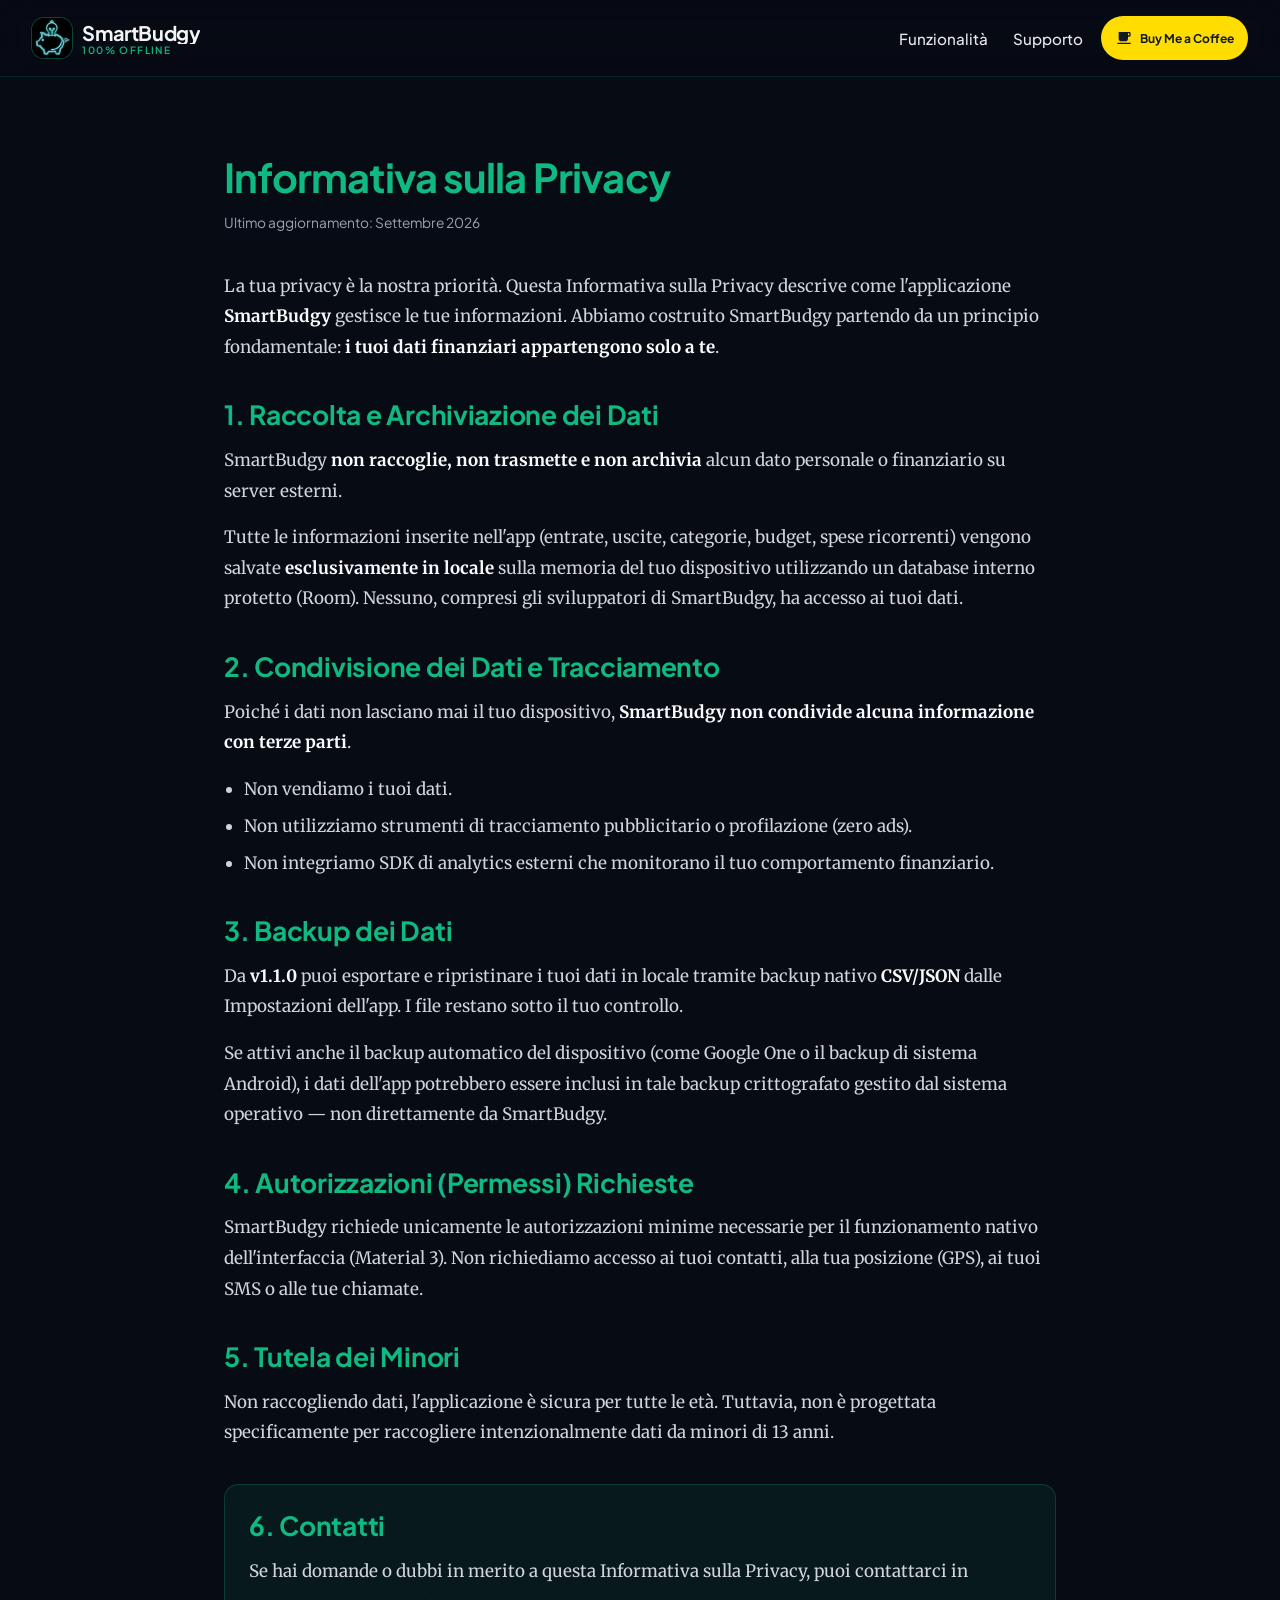
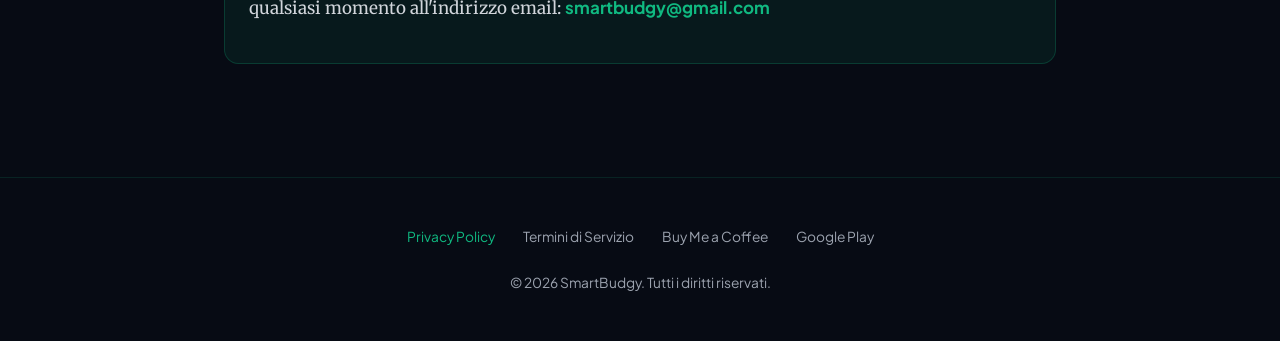
<file: privacy.html>
<!DOCTYPE html>
<html lang="it">
<head>
    <meta charset="UTF-8">
    <meta name="viewport" content="width=device-width, initial-scale=1.0">
    <title>Privacy Policy - SmartBudgy</title>
    <meta name="description" content="Informativa sulla privacy di SmartBudgy: dati 100% locali, zero tracciamento, zero ads.">
    <link rel="preconnect" href="https://fonts.googleapis.com">
    <link rel="preconnect" href="https://fonts.gstatic.com" crossorigin>
    <link href="https://fonts.googleapis.com/css2?family=Merriweather:ital,wght@0,400;0,700;1,400&family=Plus+Jakarta+Sans:wght@400;500;600;700;800&display=swap" rel="stylesheet">
    <link rel="stylesheet" href="css/site.css">
</head>
<body class="page-legal">
    <header class="site-header">
        <div class="site-container site-nav">
            <a href="index.html" class="brand">
                <img src="AppLogo.jpeg" alt="SmartBudgy Logo">
                <div class="brand-text">
                    <span class="brand-name">SmartBudgy</span>
                    <span class="brand-tag">100% Offline</span>
                </div>
            </a>
            <div class="nav-actions">
                <nav class="nav-links" aria-label="Principale">
                    <a href="features.html">Funzionalità</a>
                    <a href="support.html">Supporto</a>
                </nav>
                <a href="https://buymeacoffee.com/comeonbread" target="_blank" rel="noopener noreferrer" class="nav-coffee" title="Offrimi un caffè">
                    <svg width="16" height="16" viewBox="0 0 24 24" fill="currentColor" aria-hidden="true"><path d="M20 3H4v10c0 2.21 1.79 4 4 4h6c2.21 0 4-1.79 4-4v-3h2c1.11 0 2-.89 2-2V5c0-1.1-.9-2-2-2zm0 5h-2V5h2v3zM2 21h20v-2H2v2z"/></svg>
                    <span class="nav-coffee-label">Buy Me a Coffee</span>
                </a>
                <button type="button" id="nav-toggle" class="nav-toggle" aria-expanded="false" aria-controls="nav-drawer" aria-label="Apri menu">
                    <svg width="20" height="20" viewBox="0 0 24 24" fill="none" stroke="currentColor" stroke-width="2" aria-hidden="true"><path d="M4 7h16M4 12h16M4 17h16"/></svg>
                </button>
            </div>
        </div>
        <div id="nav-drawer" class="nav-drawer" hidden>
            <a href="features.html">Funzionalità</a>
            <a href="support.html">Supporto</a>
            <a href="privacy.html" aria-current="page">Privacy Policy</a>
            <a href="terms.html">Termini di Servizio</a>
        </div>
    </header>

    <main class="page-main page-main--narrow">
        <h1 class="page-title">Informativa sulla Privacy</h1>
        <p class="page-meta">Ultimo aggiornamento: Settembre 2026</p>

        <div class="legal-body">
            <section>
                <p>
                    La tua privacy è la nostra priorità. Questa Informativa sulla Privacy descrive come l'applicazione <strong>SmartBudgy</strong> gestisce le tue informazioni. Abbiamo costruito SmartBudgy partendo da un principio fondamentale: <strong>i tuoi dati finanziari appartengono solo a te</strong>.
                </p>
            </section>

            <section>
                <h2>1. Raccolta e Archiviazione dei Dati</h2>
                <p>
                    SmartBudgy <strong>non raccoglie, non trasmette e non archivia</strong> alcun dato personale o finanziario su server esterni.
                </p>
                <p>
                    Tutte le informazioni inserite nell'app (entrate, uscite, categorie, budget, spese ricorrenti) vengono salvate <strong>esclusivamente in locale</strong> sulla memoria del tuo dispositivo utilizzando un database interno protetto (Room). Nessuno, compresi gli sviluppatori di SmartBudgy, ha accesso ai tuoi dati.
                </p>
            </section>

            <section>
                <h2>2. Condivisione dei Dati e Tracciamento</h2>
                <p>
                    Poiché i dati non lasciano mai il tuo dispositivo, <strong>SmartBudgy non condivide alcuna informazione con terze parti</strong>.
                </p>
                <ul>
                    <li>Non vendiamo i tuoi dati.</li>
                    <li>Non utilizziamo strumenti di tracciamento pubblicitario o profilazione (zero ads).</li>
                    <li>Non integriamo SDK di analytics esterni che monitorano il tuo comportamento finanziario.</li>
                </ul>
            </section>

            <section>
                <h2>3. Backup dei Dati</h2>
                <p>
                    Da <strong>v1.1.0</strong> puoi esportare e ripristinare i tuoi dati in locale tramite backup nativo <strong>CSV/JSON</strong> dalle Impostazioni dell'app. I file restano sotto il tuo controllo.
                </p>
                <p>
                    Se attivi anche il backup automatico del dispositivo (come Google One o il backup di sistema Android), i dati dell'app potrebbero essere inclusi in tale backup crittografato gestito dal sistema operativo — non direttamente da SmartBudgy.
                </p>
            </section>

            <section>
                <h2>4. Autorizzazioni (Permessi) Richieste</h2>
                <p>
                    SmartBudgy richiede unicamente le autorizzazioni minime necessarie per il funzionamento nativo dell'interfaccia (Material 3). Non richiediamo accesso ai tuoi contatti, alla tua posizione (GPS), ai tuoi SMS o alle tue chiamate.
                </p>
            </section>

            <section>
                <h2>5. Tutela dei Minori</h2>
                <p>
                    Non raccogliendo dati, l'applicazione è sicura per tutte le età. Tuttavia, non è progettata specificamente per raccogliere intenzionalmente dati da minori di 13 anni.
                </p>
            </section>

            <section class="legal-callout">
                <h2>6. Contatti</h2>
                <p>
                    Se hai domande o dubbi in merito a questa Informativa sulla Privacy, puoi contattarci in qualsiasi momento all'indirizzo email:
                    <a href="mailto:smartbudgy@gmail.com" style="display:inline-block;margin-top:0.35rem;">smartbudgy@gmail.com</a>
                </p>
            </section>
        </div>
    </main>

    <footer class="site-footer">
        <div class="site-footer-links">
            <a href="privacy.html" aria-current="page">Privacy Policy</a>
            <a href="terms.html">Termini di Servizio</a>
            <a href="https://buymeacoffee.com/comeonbread" target="_blank" rel="noopener noreferrer">Buy Me a Coffee</a>
            <a href="https://play.google.com/store/apps/details?id=com.alessiocammarino.smartbudgy" target="_blank" rel="noopener noreferrer">Google Play</a>
        </div>
        <p>&copy; 2026 SmartBudgy. Tutti i diritti riservati.</p>
    </footer>

    <script src="js/site.js"></script>
</body>
</html>
</file>
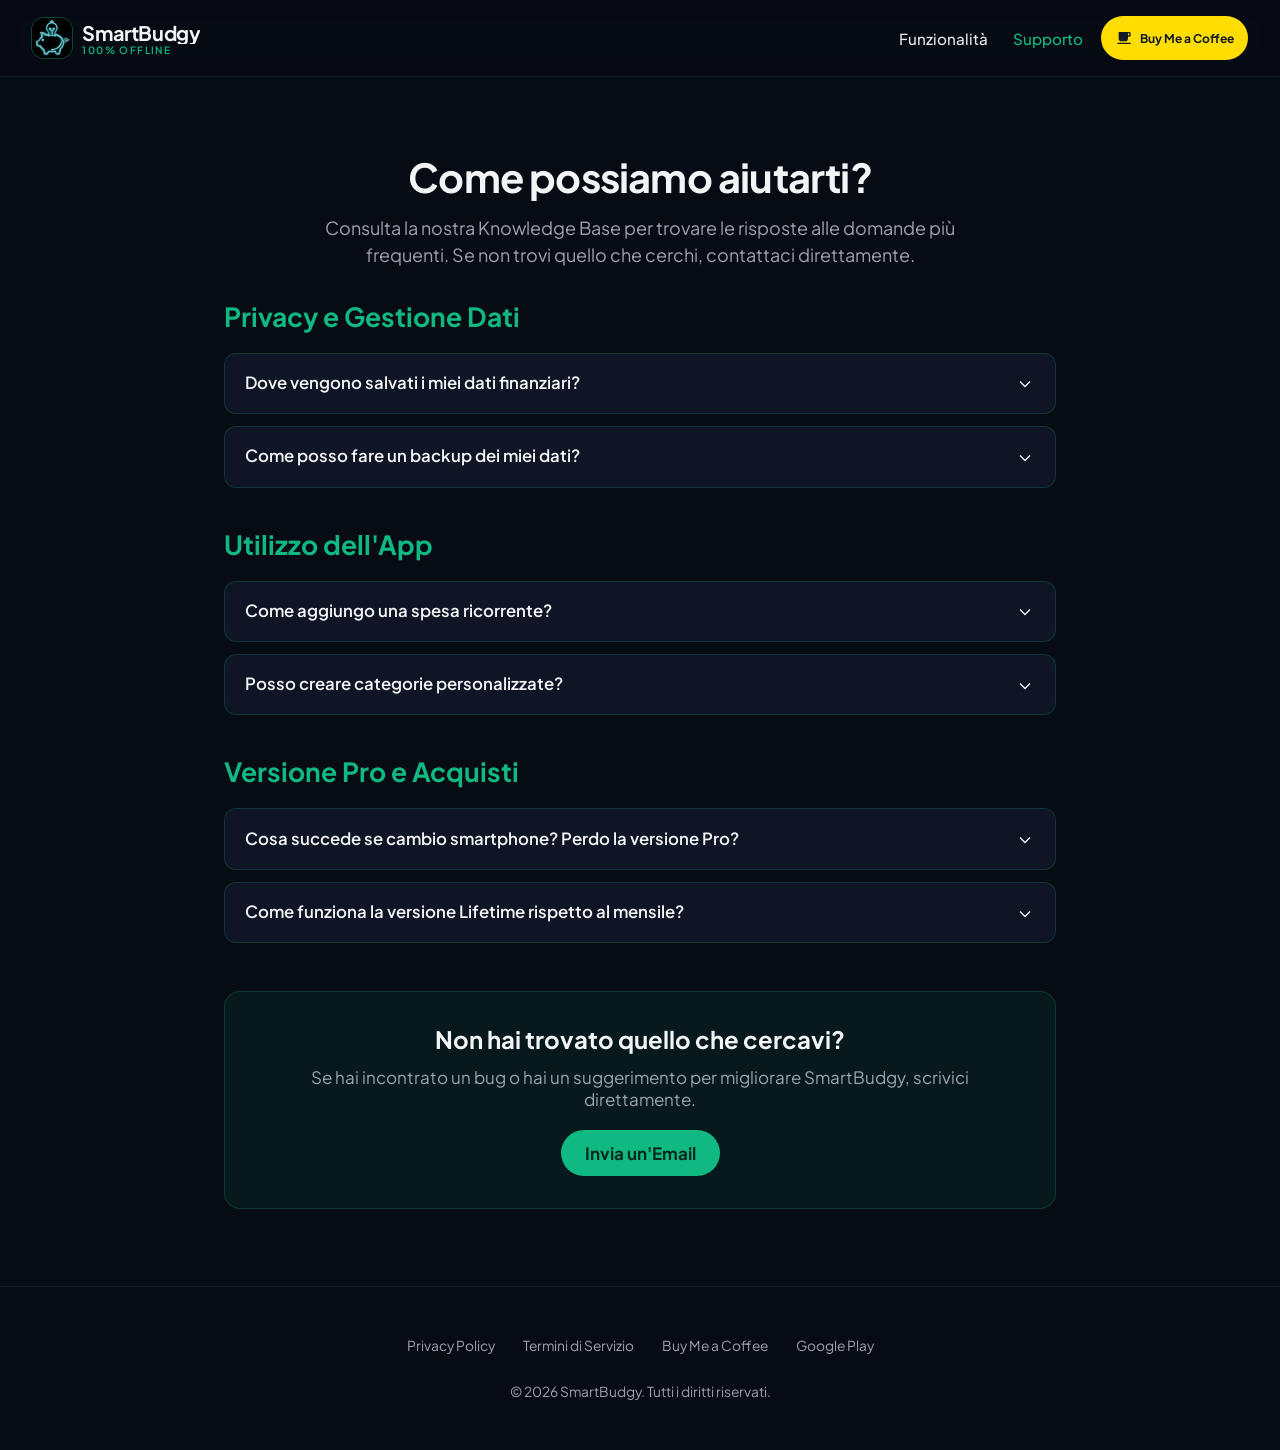
<file: support.html>
<!DOCTYPE html>
<html lang="it">
<head>
    <meta charset="UTF-8">
    <meta name="viewport" content="width=device-width, initial-scale=1.0">
    <title>Supporto e KB - SmartBudgy</title>
    <meta name="description" content="Knowledge base e supporto SmartBudgy: privacy, backup CSV/JSON, spese ricorrenti e Pro.">
    <link rel="preconnect" href="https://fonts.googleapis.com">
    <link rel="preconnect" href="https://fonts.gstatic.com" crossorigin>
    <link href="https://fonts.googleapis.com/css2?family=Plus+Jakarta+Sans:wght@400;500;600;700;800&display=swap" rel="stylesheet">
    <link rel="stylesheet" href="css/site.css">
</head>
<body>
    <header class="site-header">
        <div class="site-container site-nav">
            <a href="index.html" class="brand">
                <img src="AppLogo.jpeg" alt="SmartBudgy Logo">
                <div class="brand-text">
                    <span class="brand-name">SmartBudgy</span>
                    <span class="brand-tag">100% Offline</span>
                </div>
            </a>
            <div class="nav-actions">
                <nav class="nav-links" aria-label="Principale">
                    <a href="features.html">Funzionalità</a>
                    <a href="support.html" aria-current="page">Supporto</a>
                </nav>
                <a href="https://buymeacoffee.com/comeonbread" target="_blank" rel="noopener noreferrer" class="nav-coffee" title="Offrimi un caffè">
                    <svg width="16" height="16" viewBox="0 0 24 24" fill="currentColor" aria-hidden="true"><path d="M20 3H4v10c0 2.21 1.79 4 4 4h6c2.21 0 4-1.79 4-4v-3h2c1.11 0 2-.89 2-2V5c0-1.1-.9-2-2-2zm0 5h-2V5h2v3zM2 21h20v-2H2v2z"/></svg>
                    <span class="nav-coffee-label">Buy Me a Coffee</span>
                </a>
                <button type="button" id="nav-toggle" class="nav-toggle" aria-expanded="false" aria-controls="nav-drawer" aria-label="Apri menu">
                    <svg width="20" height="20" viewBox="0 0 24 24" fill="none" stroke="currentColor" stroke-width="2" aria-hidden="true"><path d="M4 7h16M4 12h16M4 17h16"/></svg>
                </button>
            </div>
        </div>
        <div id="nav-drawer" class="nav-drawer" hidden>
            <a href="features.html">Funzionalità</a>
            <a href="support.html" aria-current="page">Supporto</a>
            <a href="privacy.html">Privacy Policy</a>
            <a href="terms.html">Termini di Servizio</a>
        </div>
    </header>

    <header class="page-main" style="padding-bottom:0;text-align:center;">
        <h1 class="page-title" style="color:#F3F4F6;">Come possiamo aiutarti?</h1>
        <p class="mist" style="max-width:min(40rem,100%);margin:0 auto;font-size:clamp(1rem,0.95rem + 0.4vw,1.125rem);line-height:1.5;">Consulta la nostra Knowledge Base per trovare le risposte alle domande più frequenti. Se non trovi quello che cerchi, contattaci direttamente.</p>
    </header>

    <main class="page-main page-main--narrow" style="padding-top:clamp(1.25rem,3vw,2rem);">
        <h2 class="kb-section-title">Privacy e Gestione Dati</h2>
        <div style="margin-bottom:2.5rem;">
            <details class="kb-details">
                <summary>
                    <span>Dove vengono salvati i miei dati finanziari?</span>
                    <svg width="20" height="20" viewBox="0 0 24 24" fill="none" stroke="currentColor" stroke-width="1.5" aria-hidden="true"><path d="M6 9l6 6 6-6"/></svg>
                </summary>
                <div class="kb-body">
                    Tutti i tuoi dati vengono salvati <strong>esclusivamente sul tuo dispositivo</strong>. SmartBudgy non utilizza server cloud esterni, non richiede registrazioni e non invia le tue transazioni su internet. Questo garantisce che solo tu abbia accesso alle tue informazioni personali.
                </div>
            </details>

            <details class="kb-details">
                <summary>
                    <span>Come posso fare un backup dei miei dati?</span>
                    <svg width="20" height="20" viewBox="0 0 24 24" fill="none" stroke="currentColor" stroke-width="1.5" aria-hidden="true"><path d="M6 9l6 6 6-6"/></svg>
                </summary>
                <div class="kb-body">
                    Da <strong>v1.1.0</strong> puoi esportare e ripristinare i tuoi dati in locale con il backup nativo <strong>CSV/JSON</strong>: dalla sezione Impostazioni usa Export/Import per salvare una copia sul dispositivo o ripristinarla quando serve. I file restano sotto il tuo controllo — nessun account e nessun cloud obbligatorio. Puoi comunque continuare a usare anche il backup di sistema Android (Google One) come ulteriore rete di sicurezza.
                </div>
            </details>
        </div>

        <h2 class="kb-section-title">Utilizzo dell'App</h2>
        <div style="margin-bottom:2.5rem;">
            <details class="kb-details">
                <summary>
                    <span>Come aggiungo una spesa ricorrente?</span>
                    <svg width="20" height="20" viewBox="0 0 24 24" fill="none" stroke="currentColor" stroke-width="1.5" aria-hidden="true"><path d="M6 9l6 6 6-6"/></svg>
                </summary>
                <div class="kb-body">
                    Vai nella sezione "Spese Ricorrenti" tramite il menu di navigazione, clicca sul pulsante "+" e compila i campi (Nome, Importo, Categoria, Frequenza). SmartBudgy sottrarrà automaticamente questa cifra dal tuo budget ogni mese.
                </div>
            </details>

            <details class="kb-details">
                <summary>
                    <span>Posso creare categorie personalizzate?</span>
                    <svg width="20" height="20" viewBox="0 0 24 24" fill="none" stroke="currentColor" stroke-width="1.5" aria-hidden="true"><path d="M6 9l6 6 6-6"/></svg>
                </summary>
                <div class="kb-body">
                    Assolutamente sì. Dalle impostazioni dell'app o nel momento in cui crei una nuova transazione, puoi aggiungere nuove categorie scegliendo nome, colore e icona per adattare SmartBudgy alle tue abitudini.
                </div>
            </details>
        </div>

        <h2 class="kb-section-title">Versione Pro e Acquisti</h2>
        <div style="margin-bottom:1rem;">
            <details class="kb-details">
                <summary>
                    <span>Cosa succede se cambio smartphone? Perdo la versione Pro?</span>
                    <svg width="20" height="20" viewBox="0 0 24 24" fill="none" stroke="currentColor" stroke-width="1.5" aria-hidden="true"><path d="M6 9l6 6 6-6"/></svg>
                </summary>
                <div class="kb-body">
                    Assolutamente no! L'acquisto (sia esso l'abbonamento mensile o la versione Lifetime) è legato indissolubilmente al tuo <strong>account Google Play</strong>. Ti basta accedere al nuovo dispositivo con lo stesso account Google per riattivare istantaneamente lo stato Pro.
                </div>
            </details>

            <details class="kb-details">
                <summary>
                    <span>Come funziona la versione Lifetime rispetto al mensile?</span>
                    <svg width="20" height="20" viewBox="0 0 24 24" fill="none" stroke="currentColor" stroke-width="1.5" aria-hidden="true"><path d="M6 9l6 6 6-6"/></svg>
                </summary>
                <div class="kb-body">
                    Puoi scegliere se attivare un comodo abbonamento mensile o optare per l'acquisto "Lifetime" (a vita) con un pagamento unico, così da sbloccare tutte le funzioni avanzate per sempre senza pensieri ricorrenti.
                </div>
            </details>
        </div>

        <div class="contact-panel">
            <h3 style="margin:0 0 0.75rem;font-size:1.5rem;">Non hai trovato quello che cercavi?</h3>
            <p class="mist" style="margin:0 0 1.25rem;">Se hai incontrato un bug o hai un suggerimento per migliorare SmartBudgy, scrivici direttamente.</p>
            <a href="mailto:smartbudgy@gmail.com" class="btn-emerald">Invia un'Email</a>
        </div>
    </main>

    <footer class="site-footer">
        <div class="site-footer-links">
            <a href="privacy.html">Privacy Policy</a>
            <a href="terms.html">Termini di Servizio</a>
            <a href="https://buymeacoffee.com/comeonbread" target="_blank" rel="noopener noreferrer">Buy Me a Coffee</a>
            <a href="https://play.google.com/store/apps/details?id=com.alessiocammarino.smartbudgy" target="_blank" rel="noopener noreferrer">Google Play</a>
        </div>
        <p>&copy; 2026 SmartBudgy. Tutti i diritti riservati.</p>
    </footer>

    <script src="js/site.js"></script>
</body>
</html>
</file>
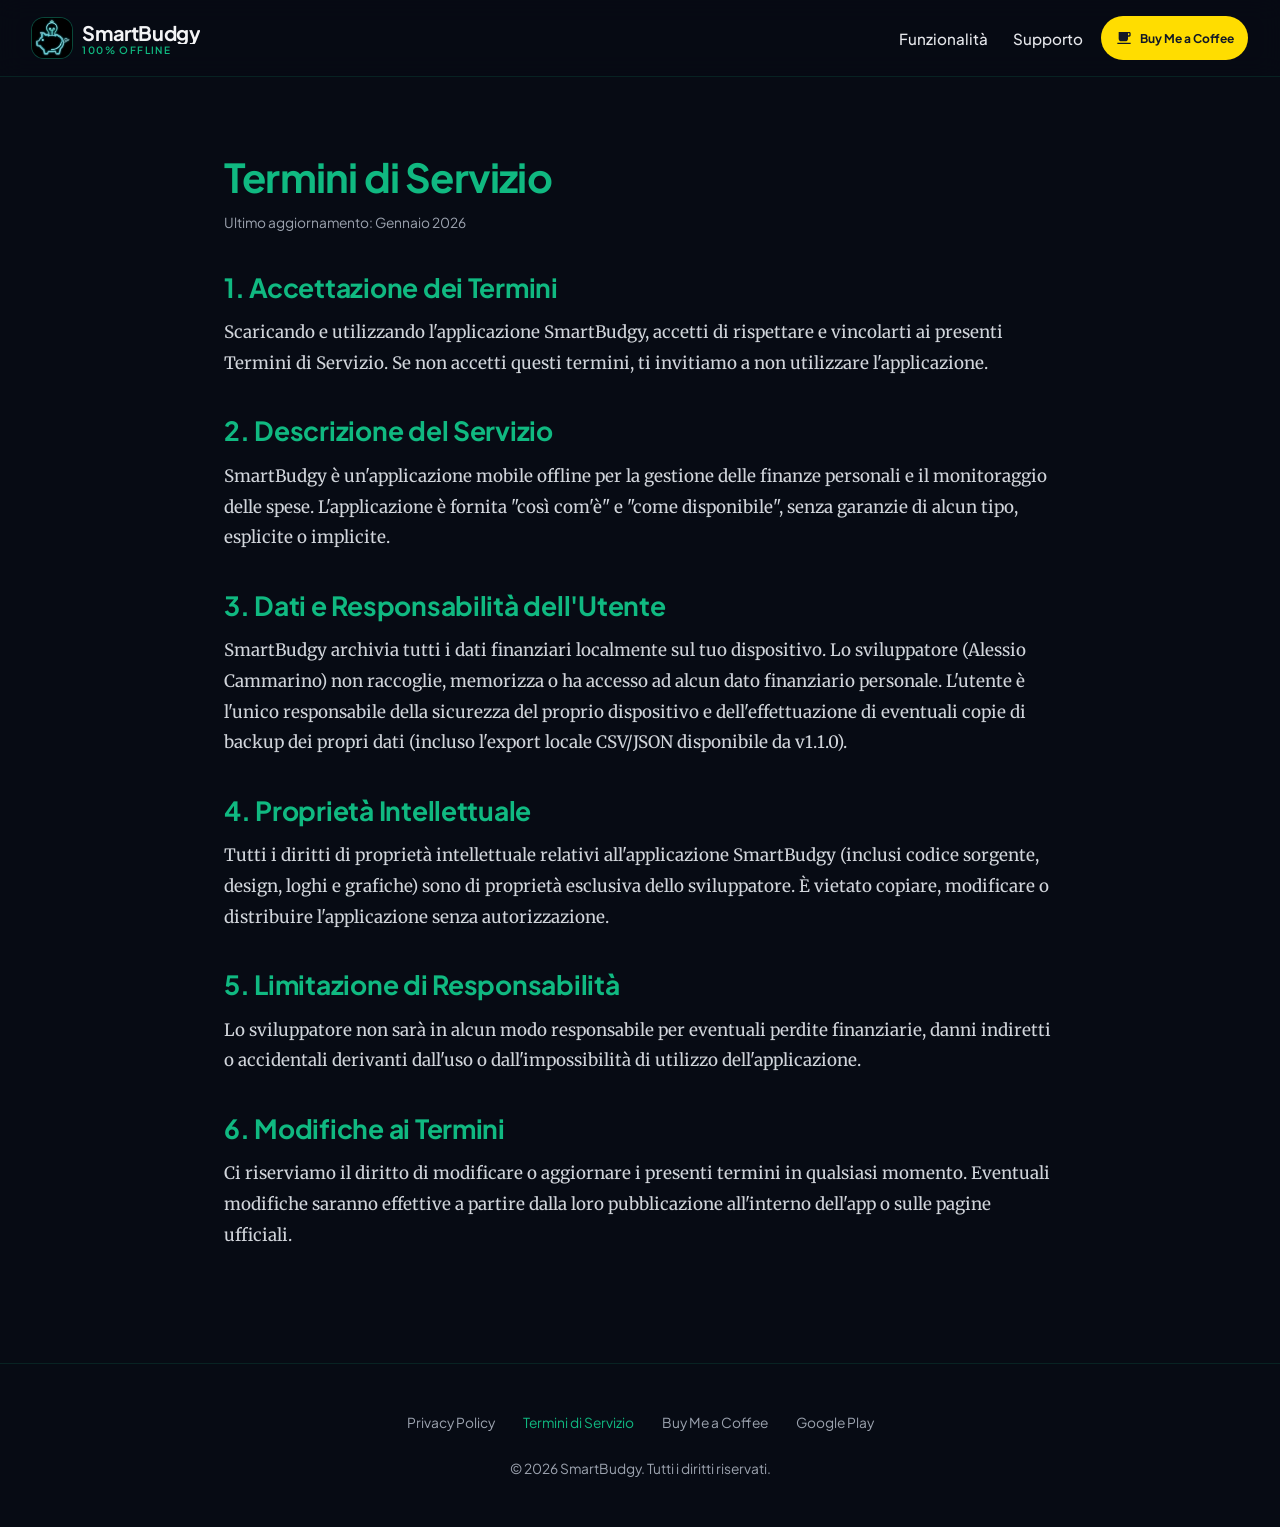
<file: terms.html>
<!DOCTYPE html>
<html lang="it">
<head>
    <meta charset="UTF-8">
    <meta name="viewport" content="width=device-width, initial-scale=1.0">
    <title>Termini di Servizio - SmartBudgy</title>
    <meta name="description" content="Termini di servizio dell'applicazione SmartBudgy per la gestione delle finanze personali offline.">
    <link rel="preconnect" href="https://fonts.googleapis.com">
    <link rel="preconnect" href="https://fonts.gstatic.com" crossorigin>
    <link href="https://fonts.googleapis.com/css2?family=Merriweather:ital,wght@0,400;0,700;1,400&family=Plus+Jakarta+Sans:wght@400;500;600;700;800&display=swap" rel="stylesheet">
    <link rel="stylesheet" href="css/site.css">
</head>
<body class="page-legal">
    <header class="site-header">
        <div class="site-container site-nav">
            <a href="index.html" class="brand">
                <img src="AppLogo.jpeg" alt="SmartBudgy Logo">
                <div class="brand-text">
                    <span class="brand-name">SmartBudgy</span>
                    <span class="brand-tag">100% Offline</span>
                </div>
            </a>
            <div class="nav-actions">
                <nav class="nav-links" aria-label="Principale">
                    <a href="features.html">Funzionalità</a>
                    <a href="support.html">Supporto</a>
                </nav>
                <a href="https://buymeacoffee.com/comeonbread" target="_blank" rel="noopener noreferrer" class="nav-coffee" title="Offrimi un caffè">
                    <svg width="16" height="16" viewBox="0 0 24 24" fill="currentColor" aria-hidden="true"><path d="M20 3H4v10c0 2.21 1.79 4 4 4h6c2.21 0 4-1.79 4-4v-3h2c1.11 0 2-.89 2-2V5c0-1.1-.9-2-2-2zm0 5h-2V5h2v3zM2 21h20v-2H2v2z"/></svg>
                    <span class="nav-coffee-label">Buy Me a Coffee</span>
                </a>
                <button type="button" id="nav-toggle" class="nav-toggle" aria-expanded="false" aria-controls="nav-drawer" aria-label="Apri menu">
                    <svg width="20" height="20" viewBox="0 0 24 24" fill="none" stroke="currentColor" stroke-width="2" aria-hidden="true"><path d="M4 7h16M4 12h16M4 17h16"/></svg>
                </button>
            </div>
        </div>
        <div id="nav-drawer" class="nav-drawer" hidden>
            <a href="features.html">Funzionalità</a>
            <a href="support.html">Supporto</a>
            <a href="privacy.html">Privacy Policy</a>
            <a href="terms.html" aria-current="page">Termini di Servizio</a>
        </div>
    </header>

    <main class="page-main page-main--narrow">
        <h1 class="page-title">Termini di Servizio</h1>
        <p class="page-meta">Ultimo aggiornamento: Gennaio 2026</p>

        <div class="legal-body">
            <section>
                <h2>1. Accettazione dei Termini</h2>
                <p>Scaricando e utilizzando l'applicazione SmartBudgy, accetti di rispettare e vincolarti ai presenti Termini di Servizio. Se non accetti questi termini, ti invitiamo a non utilizzare l'applicazione.</p>
            </section>

            <section>
                <h2>2. Descrizione del Servizio</h2>
                <p>SmartBudgy è un'applicazione mobile offline per la gestione delle finanze personali e il monitoraggio delle spese. L'applicazione è fornita "così com'è" e "come disponibile", senza garanzie di alcun tipo, esplicite o implicite.</p>
            </section>

            <section>
                <h2>3. Dati e Responsabilità dell'Utente</h2>
                <p>SmartBudgy archivia tutti i dati finanziari localmente sul tuo dispositivo. Lo sviluppatore (Alessio Cammarino) non raccoglie, memorizza o ha accesso ad alcun dato finanziario personale. L'utente è l'unico responsabile della sicurezza del proprio dispositivo e dell'effettuazione di eventuali copie di backup dei propri dati (incluso l'export locale CSV/JSON disponibile da v1.1.0).</p>
            </section>

            <section>
                <h2>4. Proprietà Intellettuale</h2>
                <p>Tutti i diritti di proprietà intellettuale relativi all'applicazione SmartBudgy (inclusi codice sorgente, design, loghi e grafiche) sono di proprietà esclusiva dello sviluppatore. È vietato copiare, modificare o distribuire l'applicazione senza autorizzazione.</p>
            </section>

            <section>
                <h2>5. Limitazione di Responsabilità</h2>
                <p>Lo sviluppatore non sarà in alcun modo responsabile per eventuali perdite finanziarie, danni indiretti o accidentali derivanti dall'uso o dall'impossibilità di utilizzo dell'applicazione.</p>
            </section>

            <section>
                <h2>6. Modifiche ai Termini</h2>
                <p>Ci riserviamo il diritto di modificare o aggiornare i presenti termini in qualsiasi momento. Eventuali modifiche saranno effettive a partire dalla loro pubblicazione all'interno dell'app o sulle pagine ufficiali.</p>
            </section>
        </div>
    </main>

    <footer class="site-footer">
        <div class="site-footer-links">
            <a href="privacy.html">Privacy Policy</a>
            <a href="terms.html" aria-current="page">Termini di Servizio</a>
            <a href="https://buymeacoffee.com/comeonbread" target="_blank" rel="noopener noreferrer">Buy Me a Coffee</a>
            <a href="https://play.google.com/store/apps/details?id=com.alessiocammarino.smartbudgy" target="_blank" rel="noopener noreferrer">Google Play</a>
        </div>
        <p>&copy; 2026 SmartBudgy. Tutti i diritti riservati.</p>
    </footer>

    <script src="js/site.js"></script>
</body>
</html>
</file>
<file: css/site.css>
/* SmartBudgy shared design system — dark slate + emerald #10B981
   Fully fluid / responsive across phones → desktop */

:root {
    --emerald: #10B981;
    --emerald-bright: #34D399;
    --emerald-glow: #6EE7B7;
    --ink: #0B1220;
    --ink-deep: #070B14;
    --panel: #111827;
    --slate: #1F2937;
    --mist: #9CA3AF;
    --text: #F3F4F6;
    --border: rgba(16, 185, 129, 0.14);
    --container: 80rem;
    --pad-x: clamp(1rem, 4vw, 2rem);
    --pad-y: clamp(1.25rem, 4vw, 3rem);
    --section-y: clamp(2.5rem, 6vw, 5rem);
    --touch: 2.75rem; /* ~44px */
    --font-ui: "Plus Jakarta Sans", system-ui, -apple-system, "Segoe UI", sans-serif;
    --font-legal: "Merriweather", Georgia, "Times New Roman", serif;
    --fs-body: clamp(0.95rem, 0.9rem + 0.25vw, 1.0625rem);
    --fs-small: clamp(0.75rem, 0.7rem + 0.2vw, 0.875rem);
    --fs-h1: clamp(1.35rem, 1.05rem + 1.8vw, 2.75rem);
    --fs-h2: clamp(1.15rem, 1rem + 0.85vw, 1.65rem);
    --fs-h3: clamp(1.05rem, 0.98rem + 0.45vw, 1.25rem);
    --fs-brand: clamp(2rem, 1.25rem + 4.5vw, 5.25rem);
    /* Sized so long Italian hero lines wrap as whole words on ~320px */
    --fs-hero: clamp(1.15rem, 0.85rem + 1.9vw, 2.75rem);
}

*,
*::before,
*::after { box-sizing: border-box; }

html {
    color-scheme: dark;
    scroll-behavior: smooth;
    max-width: 100%;
    overflow-x: hidden;
    -webkit-text-size-adjust: 100%;
    text-size-adjust: 100%;
}

body {
    margin: 0;
    min-height: 100vh;
    min-height: 100dvh;
    max-width: 100%;
    display: flex;
    flex-direction: column;
    font-family: var(--font-ui);
    font-size: var(--fs-body);
    background: var(--ink-deep);
    color: var(--text);
    overflow-x: hidden;
    -webkit-font-smoothing: antialiased;
    overflow-wrap: normal;
    word-break: normal;
    hyphens: none;
    -webkit-hyphens: none;
}

img,
video,
svg {
    max-width: 100%;
    height: auto;
    display: inline-block;
    vertical-align: middle;
}

a { color: inherit; text-decoration: none; }
a:hover { color: var(--emerald); }

button,
.nav-toggle,
.nav-coffee,
.btn-emerald,
.format-chip,
.currency-chip,
#btn-export,
#btn-import {
    min-height: var(--touch);
    touch-action: manipulation;
    -webkit-tap-highlight-color: rgba(16, 185, 129, 0.2);
}

/* Natural word wrapping — no hyphen splitting */
h1, h2, h3, h4,
p, span, a, button,
li, summary, label, td, th,
.brand-mark, .hero-headline, .page-title, .section-title,
.neon-badge, .kb-section-title {
    hyphens: none !important;
    -webkit-hyphens: none !important;
    overflow-wrap: normal;
    word-break: normal;
}

h1, h2, h3, h4,
.brand-mark, .hero-headline, .page-title, .section-title,
.kb-section-title, .showcase-panel h3, .trust-grid h3, .feature-item h3 {
    text-wrap: balance;
}

/* Long unbroken URLs/emails may still need a soft break without hyphens */
a[href^="mailto:"],
a[href^="http"] {
    overflow-wrap: break-word;
    word-break: normal;
}

.site-container {
    width: 100%;
    max-width: var(--container);
    margin-inline: auto;
    padding-inline: var(--pad-x);
}

/* —— Header / Nav —— */
.site-header {
    position: -webkit-sticky;
    position: sticky;
    top: 0;
    z-index: 40;
    -webkit-backdrop-filter: blur(12px);
    backdrop-filter: blur(12px);
    background: rgba(7, 11, 20, 0.72);
    border-bottom: 1px solid var(--border);
    width: 100%;
    max-width: 100%;
}

.site-header.is-hero {
    position: relative;
    background: rgba(7, 11, 20, 0.55);
}

.site-nav {
    display: flex;
    flex-wrap: wrap;
    align-items: center;
    justify-content: space-between;
    gap: 0.75rem;
    padding-block: clamp(0.75rem, 2vw, 1rem);
    min-width: 0;
}

.brand {
    display: flex;
    align-items: center;
    gap: 0.65rem;
    min-width: 0;
    flex: 1 1 auto;
    max-width: calc(100% - 6.5rem);
}

.brand:hover { color: inherit; opacity: 0.92; }

.brand img {
    width: 2.5rem;
    height: 2.5rem;
    object-fit: contain;
    border-radius: 0.75rem;
    flex-shrink: 0;
    box-shadow: 0 0 0 1px rgba(16, 185, 129, 0.35);
}

.brand-text {
    display: flex;
    flex-direction: column;
    min-width: 0;
    overflow: hidden;
}

.brand-name {
    font-size: clamp(1.05rem, 0.95rem + 0.5vw, 1.25rem);
    font-weight: 700;
    letter-spacing: -0.02em;
    line-height: 1.15;
    white-space: nowrap;
    overflow: hidden;
    text-overflow: ellipsis;
}

.brand-tag {
    font-size: 0.625rem;
    font-weight: 600;
    text-transform: uppercase;
    letter-spacing: 0.14em;
    color: var(--emerald);
    white-space: nowrap;
}

.nav-actions {
    display: flex;
    flex-wrap: wrap;
    align-items: center;
    justify-content: flex-end;
    gap: 0.5rem;
    flex: 0 0 auto;
}

.nav-links {
    display: none;
    align-items: center;
    flex-wrap: wrap;
    gap: 0.25rem 1.25rem;
}

.nav-links a {
    display: inline-flex;
    align-items: center;
    min-height: var(--touch);
    padding: 0.35rem 0.15rem;
    font-size: 0.95rem;
    font-weight: 500;
    color: #E5E7EB;
    transition: color 0.2s ease;
}

.nav-links a:hover,
.nav-links a[aria-current="page"] {
    color: var(--emerald);
}

.nav-coffee {
    display: inline-flex;
    align-items: center;
    justify-content: center;
    gap: 0.5rem;
    background: #FFDD00;
    color: #111827 !important;
    padding: 0.5rem 0.9rem;
    min-height: var(--touch);
    border-radius: 9999px;
    font-size: 0.75rem;
    font-weight: 700;
    transition: background 0.2s ease;
}

.nav-coffee:hover { background: #e6c700; color: #111827 !important; }

.nav-coffee-label { display: none; }

.nav-toggle {
    display: inline-flex;
    align-items: center;
    justify-content: center;
    width: var(--touch);
    height: var(--touch);
    min-width: var(--touch);
    border-radius: 0.75rem;
    border: 1px solid var(--border);
    background: rgba(16, 185, 129, 0.08);
    color: var(--emerald);
    cursor: pointer;
    transition: background 0.2s ease, border-color 0.2s ease;
}

.nav-toggle:hover {
    background: rgba(16, 185, 129, 0.16);
    border-color: rgba(16, 185, 129, 0.4);
}

.nav-toggle:focus-visible {
    outline: 2px solid var(--emerald);
    outline-offset: 2px;
}

.nav-drawer {
    display: none;
    border-top: 1px solid var(--border);
    background: rgba(7, 11, 20, 0.96);
    padding: 0.5rem var(--pad-x) 0.75rem;
}

.nav-drawer.is-open { display: block; }

.nav-drawer a {
    display: flex;
    align-items: center;
    min-height: var(--touch);
    padding: 0.65rem 0.25rem;
    font-weight: 500;
    color: #E5E7EB;
    border-bottom: 1px solid rgba(255, 255, 255, 0.06);
}

.nav-drawer a:hover,
.nav-drawer a[aria-current="page"] {
    color: var(--emerald);
}

@media (min-width: 640px) {
    .nav-links { display: flex; }
    .nav-toggle { display: none; }
    .nav-drawer,
    .nav-drawer.is-open { display: none !important; }
    .brand { max-width: none; }
}

@media (min-width: 768px) {
    .nav-coffee-label { display: inline; }
    .nav-actions { gap: 1rem; }
}

/* —— Footer —— */
.site-footer {
    width: 100%;
    max-width: var(--container);
    margin: auto auto 0;
    padding: clamp(1.5rem, 4vw, 2.25rem) var(--pad-x);
    text-align: center;
    font-size: var(--fs-small);
    color: var(--mist);
    border-top: 1px solid var(--border);
}

.site-footer-links {
    display: flex;
    flex-wrap: wrap;
    justify-content: center;
    align-items: center;
    gap: 0.35rem 0.75rem;
    margin-bottom: 1rem;
}

.site-footer-links a {
    display: inline-flex;
    align-items: center;
    min-height: var(--touch);
    padding: 0.35rem 0.5rem;
    transition: color 0.2s ease;
}

.site-footer-links a:hover,
.site-footer-links a[aria-current="page"] {
    color: var(--emerald);
}

/* —— Page shells —— */
.page-main {
    flex: 1;
    width: 100%;
    max-width: var(--container);
    margin-inline: auto;
    padding: var(--section-y) var(--pad-x);
    min-width: 0;
}

.page-main--narrow {
    max-width: min(56rem, 100%);
}

.page-title {
    font-size: var(--fs-h1);
    font-weight: 700;
    letter-spacing: -0.02em;
    line-height: 1.2;
    margin: 0 0 0.75rem;
    color: var(--emerald);
    max-width: 100%;
}

.page-meta {
    color: var(--mist);
    margin: 0 0 clamp(1.5rem, 4vw, 2.5rem);
    font-size: var(--fs-small);
}

.emerald { color: var(--emerald); }
.mist { color: var(--mist); }

/* Legal / serif body */
body.page-legal .legal-body {
    font-family: var(--font-legal);
    font-size: clamp(0.98rem, 0.92rem + 0.3vw, 1.0625rem);
    line-height: 1.8;
    color: #D1D5DB;
    max-width: 100%;
}

body.page-legal .legal-body h2 {
    font-family: var(--font-ui);
    font-size: var(--fs-h2);
    font-weight: 700;
    color: var(--emerald);
    margin: 0 0 0.85rem;
    letter-spacing: -0.01em;
    line-height: 1.25;
}

body.page-legal .legal-body h1.page-title,
body.page-legal .page-title {
    font-family: var(--font-ui);
}

body.page-legal .legal-body section {
    margin-bottom: clamp(1.5rem, 4vw, 2.25rem);
}

body.page-legal .legal-body p { margin: 0 0 1rem; }
body.page-legal .legal-body ul {
    margin: 0 0 1rem;
    padding-left: 1.25rem;
}
body.page-legal .legal-body li { margin-bottom: 0.4rem; }
body.page-legal .legal-body strong { color: #F9FAFB; font-weight: 700; }
body.page-legal .legal-body a {
    overflow-wrap: break-word;
    word-break: normal;
    hyphens: none !important;
    -webkit-hyphens: none !important;
}

.legal-callout {
    background: rgba(16, 185, 129, 0.08);
    border: 1px solid rgba(16, 185, 129, 0.22);
    border-radius: 0.9rem;
    padding: clamp(1rem, 3vw, 1.5rem);
}

.legal-callout a {
    color: var(--emerald);
    font-weight: 700;
    font-family: var(--font-ui);
}

/* Features / support UI panels */
.feature-grid {
    display: grid;
    grid-template-columns: repeat(auto-fit, minmax(min(100%, 16rem), 1fr));
    gap: clamp(1rem, 3vw, 1.75rem);
}

.feature-item {
    padding: clamp(1rem, 3vw, 1.5rem) 0;
    border-top: 1px solid var(--border);
    min-width: 0;
}

.feature-item h3 {
    margin: 0 0 0.5rem;
    font-size: var(--fs-h3);
    font-weight: 700;
    color: var(--emerald);
    line-height: 1.3;
}

.feature-item p {
    margin: 0;
    color: var(--mist);
    line-height: 1.65;
}

.kb-details {
    border: 1px solid rgba(16, 185, 129, 0.2);
    border-radius: 0.75rem;
    background: rgba(17, 24, 39, 0.85);
    margin-bottom: 0.75rem;
    min-width: 0;
}

.kb-details summary {
    list-style: none;
    cursor: pointer;
    display: flex;
    justify-content: space-between;
    align-items: flex-start;
    gap: 0.75rem;
    padding: clamp(0.9rem, 2.5vw, 1.15rem) clamp(0.9rem, 2.5vw, 1.25rem);
    min-height: var(--touch);
    font-size: clamp(0.95rem, 0.9rem + 0.3vw, 1.05rem);
    font-weight: 600;
    line-height: 1.35;
}

.kb-details summary > span {
    flex: 1 1 auto;
    min-width: 0;
}

.kb-details summary > svg {
    flex-shrink: 0;
    margin-top: 0.15rem;
}

.kb-details summary::-webkit-details-marker { display: none; }

.kb-details .kb-body {
    color: var(--mist);
    padding: 0 clamp(0.9rem, 2.5vw, 1.25rem) clamp(0.9rem, 2.5vw, 1.25rem);
    border-top: 1px solid rgba(255, 255, 255, 0.06);
    margin-top: 0.25rem;
    padding-top: 1rem;
    line-height: 1.7;
}

.kb-section-title {
    display: flex;
    flex-wrap: wrap;
    align-items: center;
    gap: 0.5rem;
    color: var(--emerald);
    font-size: var(--fs-h2);
    font-weight: 700;
    margin: 0 0 1.25rem;
    line-height: 1.25;
}

.contact-panel {
    margin-top: clamp(2rem, 5vw, 3rem);
    text-align: center;
    padding: clamp(1.25rem, 4vw, 2rem);
    border-radius: 1rem;
    border: 1px solid rgba(16, 185, 129, 0.22);
    background: rgba(16, 185, 129, 0.08);
}

.btn-emerald {
    display: inline-flex;
    align-items: center;
    justify-content: center;
    background: var(--emerald);
    color: #06281f !important;
    font-weight: 700;
    padding: 0.75rem 1.5rem;
    min-height: var(--touch);
    border-radius: 9999px;
    transition: background 0.2s ease, transform 0.2s ease;
}

.btn-emerald:hover {
    background: var(--emerald-bright);
    color: #06281f !important;
    transform: translateY(-1px);
}

/* —— Index hero —— */
.hero-shell {
    min-height: 100svh;
    min-height: 100dvh;
    position: relative;
    display: flex;
    flex-direction: column;
    overflow: hidden;
    max-width: 100%;
}

.hero-media {
    position: absolute;
    inset: 0;
    z-index: 0;
    overflow: hidden;
}

.hero-media video {
    width: 100%;
    height: 100%;
    object-fit: cover;
    opacity: 0.42;
    filter: saturate(0.85) contrast(1.05);
}

.hero-media::after {
    content: '';
    position: absolute;
    inset: 0;
    background:
        radial-gradient(ellipse 80% 60% at 70% 40%, rgba(16, 185, 129, 0.22), transparent 55%),
        linear-gradient(105deg, rgba(7, 11, 20, 0.96) 0%, rgba(7, 11, 20, 0.78) 42%, rgba(7, 11, 20, 0.55) 100%),
        linear-gradient(to top, rgba(7, 11, 20, 0.95) 0%, transparent 45%);
}

.hero-content {
    position: relative;
    z-index: 10;
    flex: 1;
    width: 100%;
    max-width: var(--container);
    margin-inline: auto;
    padding: clamp(2rem, 6vw, 5rem) var(--pad-x);
    display: flex;
    flex-direction: column;
    justify-content: center;
    min-width: 0;
}

.hero-copy {
    max-width: min(48rem, 100%);
    min-width: 0;
}

.brand-mark {
    font-size: var(--fs-brand);
    font-weight: 800;
    letter-spacing: -0.03em;
    line-height: 1.05;
    margin: 0 0 clamp(1rem, 3vw, 1.5rem);
    max-width: 100%;
}

.hero-headline {
    font-size: var(--fs-hero);
    font-weight: 700;
    letter-spacing: -0.02em;
    line-height: 1.2;
    color: #fff;
    margin: 0 0 1.1rem;
    max-width: 100%;
}

.hero-sub {
    font-size: clamp(1rem, 0.92rem + 0.5vw, 1.25rem);
    color: var(--mist);
    margin: 0 0 0.65rem;
    max-width: min(40rem, 100%);
    line-height: 1.45;
}

.hero-lead {
    font-size: clamp(0.95rem, 0.9rem + 0.35vw, 1.125rem);
    color: rgba(156, 163, 175, 0.95);
    margin: 0 0 clamp(1.5rem, 4vw, 2rem);
    max-width: min(36rem, 100%);
    line-height: 1.5;
}

.neon-text {
    color: var(--emerald);
    text-shadow: 0 0 24px rgba(16, 185, 129, 0.45);
}

.neon-badge {
    display: inline-flex;
    align-items: flex-start;
    gap: 0.5rem;
    max-width: 100%;
    border: 1px solid rgba(16, 185, 129, 0.45);
    background: rgba(16, 185, 129, 0.12);
    box-shadow: 0 0 28px rgba(16, 185, 129, 0.18);
    animation: badgeIn 0.7s ease-out both;
    color: var(--emerald-glow);
    padding: 0.55rem 0.85rem;
    border-radius: 0.75rem;
    font-size: clamp(0.78rem, 0.72rem + 0.35vw, 1rem);
    font-weight: 600;
    line-height: 1.35;
    margin-bottom: clamp(1rem, 3vw, 1.5rem);
}

.neon-badge > span:last-child {
    min-width: 0;
    flex: 1 1 auto;
}

.neon-ring:focus-visible {
    outline: 2px solid var(--emerald);
    outline-offset: 3px;
}

.typing-caret {
    display: inline-block;
    width: 2px;
    height: 1.05em;
    margin-left: 3px;
    background: var(--emerald);
    vertical-align: -0.12em;
    box-shadow: 0 0 10px rgba(16, 185, 129, 0.8);
    animation: blink 0.9s step-end infinite;
}

.brand-mark,
.headline-anim,
.cta-anim {
    animation: brandRise 0.9s cubic-bezier(0.22, 1, 0.36, 1) both;
}

.headline-anim { animation-delay: 0.08s; }
.cta-anim { animation-delay: 0.16s; }

.hero-cta {
    display: flex;
    flex-wrap: wrap;
    align-items: center;
    gap: 0.75rem;
}

.hero-cta a img {
    height: clamp(3rem, 8vw, 4rem);
    width: auto;
}

/* Showcase */
.section-block {
    width: 100%;
    max-width: 100%;
    border-top: 1px solid rgba(16, 185, 129, 0.12);
}

.section-inner {
    width: 100%;
    max-width: var(--container);
    margin-inline: auto;
    padding: var(--section-y) var(--pad-x);
    min-width: 0;
}

.section-title {
    font-size: var(--fs-h1);
    font-weight: 700;
    letter-spacing: -0.02em;
    line-height: 1.2;
    margin: 0 0 0.65rem;
    max-width: 100%;
}

.showcase-grid {
    display: grid;
    grid-template-columns: repeat(auto-fit, minmax(min(100%, 18rem), 1fr));
    gap: clamp(1.25rem, 3vw, 2.5rem);
}

.showcase-panel {
    background: linear-gradient(160deg, rgba(16, 185, 129, 0.08), rgba(17, 24, 39, 0.95));
    border: 1px solid rgba(16, 185, 129, 0.22);
    box-shadow: 0 0 60px rgba(16, 185, 129, 0.08);
    border-radius: 1rem;
    padding: clamp(1.15rem, 3vw, 2rem);
    min-width: 0;
}

.showcase-panel h3 {
    font-size: var(--fs-h3);
    font-weight: 700;
    margin: 0;
    line-height: 1.3;
}

.chip-row {
    display: flex;
    flex-wrap: wrap;
    gap: 0.5rem;
}

.format-chip,
.currency-chip {
    display: inline-flex;
    align-items: center;
    justify-content: center;
    min-height: var(--touch);
    padding: 0.45rem 1rem;
    border-radius: 0.5rem;
    font-size: 0.875rem;
    font-weight: 600;
    border: 1px solid rgba(255, 255, 255, 0.1);
    background: transparent;
    color: var(--mist);
    cursor: pointer;
    transition: background 0.2s ease, color 0.2s ease, border-color 0.2s ease;
}

.chip-active {
    background: rgba(16, 185, 129, 0.18) !important;
    color: var(--emerald) !important;
    border-color: rgba(16, 185, 129, 0.55) !important;
    box-shadow: 0 0 18px rgba(16, 185, 129, 0.25);
}

.export-preview-shell {
    border-radius: 0.75rem;
    background: rgba(7, 11, 20, 0.8);
    border: 1px solid rgba(255, 255, 255, 0.1);
    padding: 1rem;
    margin-bottom: 1.15rem;
    min-width: 0;
    overflow: auto;
    -webkit-overflow-scrolling: touch;
}

.export-preview {
    font-family: ui-monospace, SFMono-Regular, Menlo, Monaco, Consolas, monospace;
    white-space: pre;
    overflow-x: auto;
    max-width: 100%;
    font-size: clamp(0.7rem, 0.65rem + 0.3vw, 0.875rem);
    line-height: 1.5;
    color: var(--emerald-glow);
    transition: opacity 0.35s ease, transform 0.35s ease;
    margin: 0;
}

.export-preview.is-swap {
    opacity: 0;
    transform: translateY(6px);
}

.action-row {
    display: flex;
    flex-wrap: wrap;
    gap: 0.65rem;
}

#btn-export,
#btn-import {
    display: inline-flex;
    align-items: center;
    justify-content: center;
    padding: 0.65rem 1.15rem;
    border-radius: 0.5rem;
    font-size: 0.875rem;
    font-weight: 700;
    cursor: pointer;
    transition: background 0.2s ease, color 0.2s ease;
}

#btn-export {
    background: var(--emerald);
    color: var(--ink-deep);
    border: none;
    box-shadow: 0 0 24px rgba(16, 185, 129, 0.35);
}

#btn-export:hover { background: var(--emerald-bright); }

#btn-import {
    background: transparent;
    color: var(--emerald);
    border: 1px solid rgba(16, 185, 129, 0.4);
}

#btn-import:hover { background: rgba(16, 185, 129, 0.1); }

.amount-row {
    display: flex;
    flex-wrap: wrap;
    align-items: baseline;
    justify-content: space-between;
    gap: 0.5rem 1rem;
    border-bottom: 1px solid rgba(255, 255, 255, 0.1);
    padding-bottom: 0.75rem;
    margin-bottom: 0.75rem;
    min-width: 0;
}

.amount-row:last-child {
    border-bottom: none;
    margin-bottom: 0;
    padding-bottom: 0;
}

.amount-pulse {
    font-size: clamp(1.25rem, 1rem + 1.5vw, 2.25rem);
    font-weight: 700;
    transition: transform 0.35s cubic-bezier(0.22, 1, 0.36, 1), color 0.35s ease;
    min-width: 0;
    text-align: right;
}

.amount-pulse.pop {
    transform: scale(1.04);
    color: var(--emerald);
}

.trust-grid {
    display: grid;
    grid-template-columns: repeat(auto-fit, minmax(min(100%, 12rem), 1fr));
    gap: clamp(1.25rem, 3vw, 2.5rem);
}

.trust-grid h3 {
    font-size: var(--fs-h3);
    font-weight: 700;
    color: var(--emerald);
    margin: 0 0 0.5rem;
    line-height: 1.3;
}

.trust-grid p {
    margin: 0;
    color: var(--mist);
    line-height: 1.65;
}

.bg-panel { background: var(--panel); }
.bg-ink { background: var(--ink-deep); }

/* —— Free vs PRO comparison —— */
.compare-wrap {
    width: 100%;
    max-width: 100%;
    overflow-x: auto;
    -webkit-overflow-scrolling: touch;
    border-radius: 1rem;
    border: 1px solid rgba(16, 185, 129, 0.18);
    background:
        linear-gradient(165deg, rgba(16, 185, 129, 0.08) 0%, rgba(17, 24, 39, 0.72) 42%, rgba(7, 11, 20, 0.9) 100%);
    -webkit-backdrop-filter: blur(14px);
    backdrop-filter: blur(14px);
    box-shadow:
        0 0 0 1px rgba(255, 255, 255, 0.03) inset,
        0 18px 50px rgba(0, 0, 0, 0.35);
}

.compare-table {
    width: 100%;
    min-width: min(100%, 36rem);
    border-collapse: collapse;
    table-layout: fixed;
}

.compare-table th,
.compare-table td {
    padding: clamp(0.85rem, 2.5vw, 1.15rem) clamp(0.75rem, 2vw, 1.25rem);
    text-align: left;
    vertical-align: middle;
    border-bottom: 1px solid rgba(255, 255, 255, 0.06);
    font-size: clamp(0.85rem, 0.8rem + 0.3vw, 1rem);
    line-height: 1.4;
    overflow-wrap: normal;
    word-break: normal;
    hyphens: none !important;
    -webkit-hyphens: none !important;
}

.compare-table thead th {
    font-family: var(--font-ui);
    font-weight: 700;
    font-size: clamp(0.8rem, 0.75rem + 0.3vw, 0.95rem);
    text-transform: uppercase;
    letter-spacing: 0.06em;
    color: var(--mist);
    background: rgba(7, 11, 20, 0.45);
    border-bottom: 1px solid rgba(16, 185, 129, 0.22);
}

.compare-table tbody th[scope="row"] {
    font-family: var(--font-ui);
    font-weight: 600;
    color: #E5E7EB;
    width: 42%;
}

.compare-table tbody tr:last-child th,
.compare-table tbody tr:last-child td {
    border-bottom: none;
}

.compare-table tbody tr:hover td,
.compare-table tbody tr:hover th {
    background: rgba(16, 185, 129, 0.04);
}

.compare-pro-col {
    color: var(--emerald-glow);
    background: rgba(16, 185, 129, 0.07);
    box-shadow:
        inset 1px 0 0 rgba(16, 185, 129, 0.45),
        inset -1px 0 0 rgba(16, 185, 129, 0.45);
    font-weight: 600;
}

thead .compare-pro-col {
    color: var(--emerald);
    text-shadow: 0 0 18px rgba(16, 185, 129, 0.45);
    background:
        linear-gradient(180deg, rgba(16, 185, 129, 0.18), rgba(16, 185, 129, 0.06));
    box-shadow:
        inset 0 0 24px rgba(16, 185, 129, 0.12),
        inset 1px 0 0 rgba(16, 185, 129, 0.55),
        inset -1px 0 0 rgba(16, 185, 129, 0.55),
        0 0 28px rgba(16, 185, 129, 0.15);
}

tbody tr:first-child .compare-pro-col {
    box-shadow:
        inset 1px 0 0 rgba(16, 185, 129, 0.45),
        inset -1px 0 0 rgba(16, 185, 129, 0.45),
        inset 0 1px 0 rgba(16, 185, 129, 0.25);
}

tbody tr:last-child .compare-pro-col {
    box-shadow:
        inset 1px 0 0 rgba(16, 185, 129, 0.45),
        inset -1px 0 0 rgba(16, 185, 129, 0.45),
        inset 0 -1px 0 rgba(16, 185, 129, 0.35);
}

.compare-muted {
    color: #6B7280;
    font-weight: 500;
}

.compare-ok {
    display: inline-flex;
    align-items: center;
    gap: 0.4rem;
    color: #E5E7EB;
    font-weight: 600;
}

.compare-pro-col .compare-ok {
    color: var(--emerald-glow);
}

.compare-check {
    width: 1rem;
    height: 1rem;
    flex-shrink: 0;
    color: currentColor;
    opacity: 0.9;
}

@media (max-width: 640px) {
    .compare-table {
        min-width: 100%;
        table-layout: auto;
    }

    .compare-table tbody th[scope="row"] {
        width: auto;
    }

    .compare-table th,
    .compare-table td {
        padding: 0.8rem 0.65rem;
        font-size: 0.84rem;
    }

    /* Stack-friendly: keep 3 cols but tighter */
    .compare-wrap {
        border-radius: 0.85rem;
    }
}

@keyframes blink {
    50% { opacity: 0; }
}

@keyframes badgeIn {
    from { opacity: 0; transform: translateY(10px); }
    to { opacity: 1; transform: translateY(0); }
}

@keyframes brandRise {
    from { opacity: 0; transform: translateY(18px); }
    to { opacity: 1; transform: translateY(0); }
}

@media (prefers-reduced-motion: reduce) {
    .brand-mark,
    .headline-anim,
    .cta-anim,
    .neon-badge,
    .typing-caret {
        animation: none !important;
    }
}

/* Very narrow phones (iPhone SE / 320px) */
@media (max-width: 360px) {
    :root {
        --fs-hero: clamp(1.1rem, 4.8vw, 1.35rem);
        --fs-h1: clamp(1.25rem, 5.2vw, 1.5rem);
        --fs-brand: clamp(1.85rem, 9vw, 2.35rem);
    }

    .brand-tag { letter-spacing: 0.08em; }
    .neon-badge { padding: 0.5rem 0.7rem; }
    .showcase-panel { padding: 1rem; }
    .hero-headline {
        letter-spacing: -0.015em;
        line-height: 1.25;
    }
}
</file>
